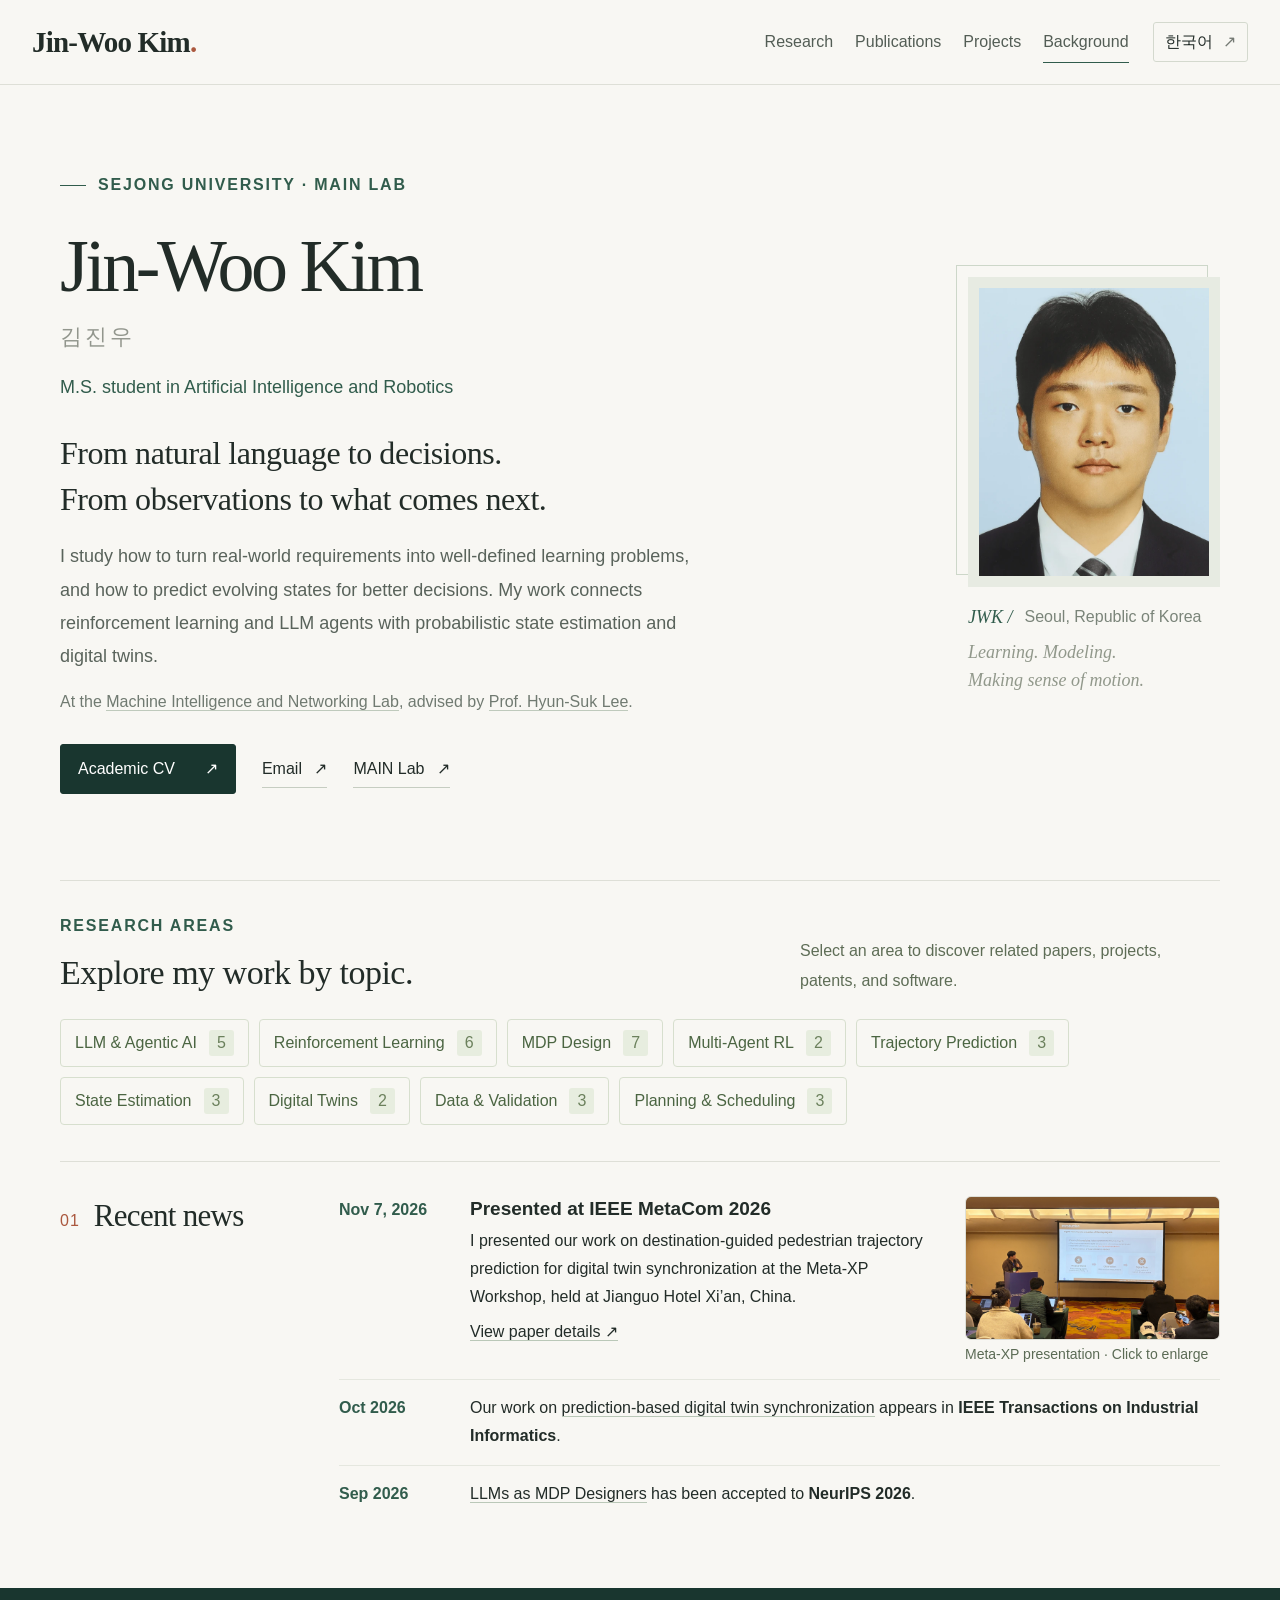
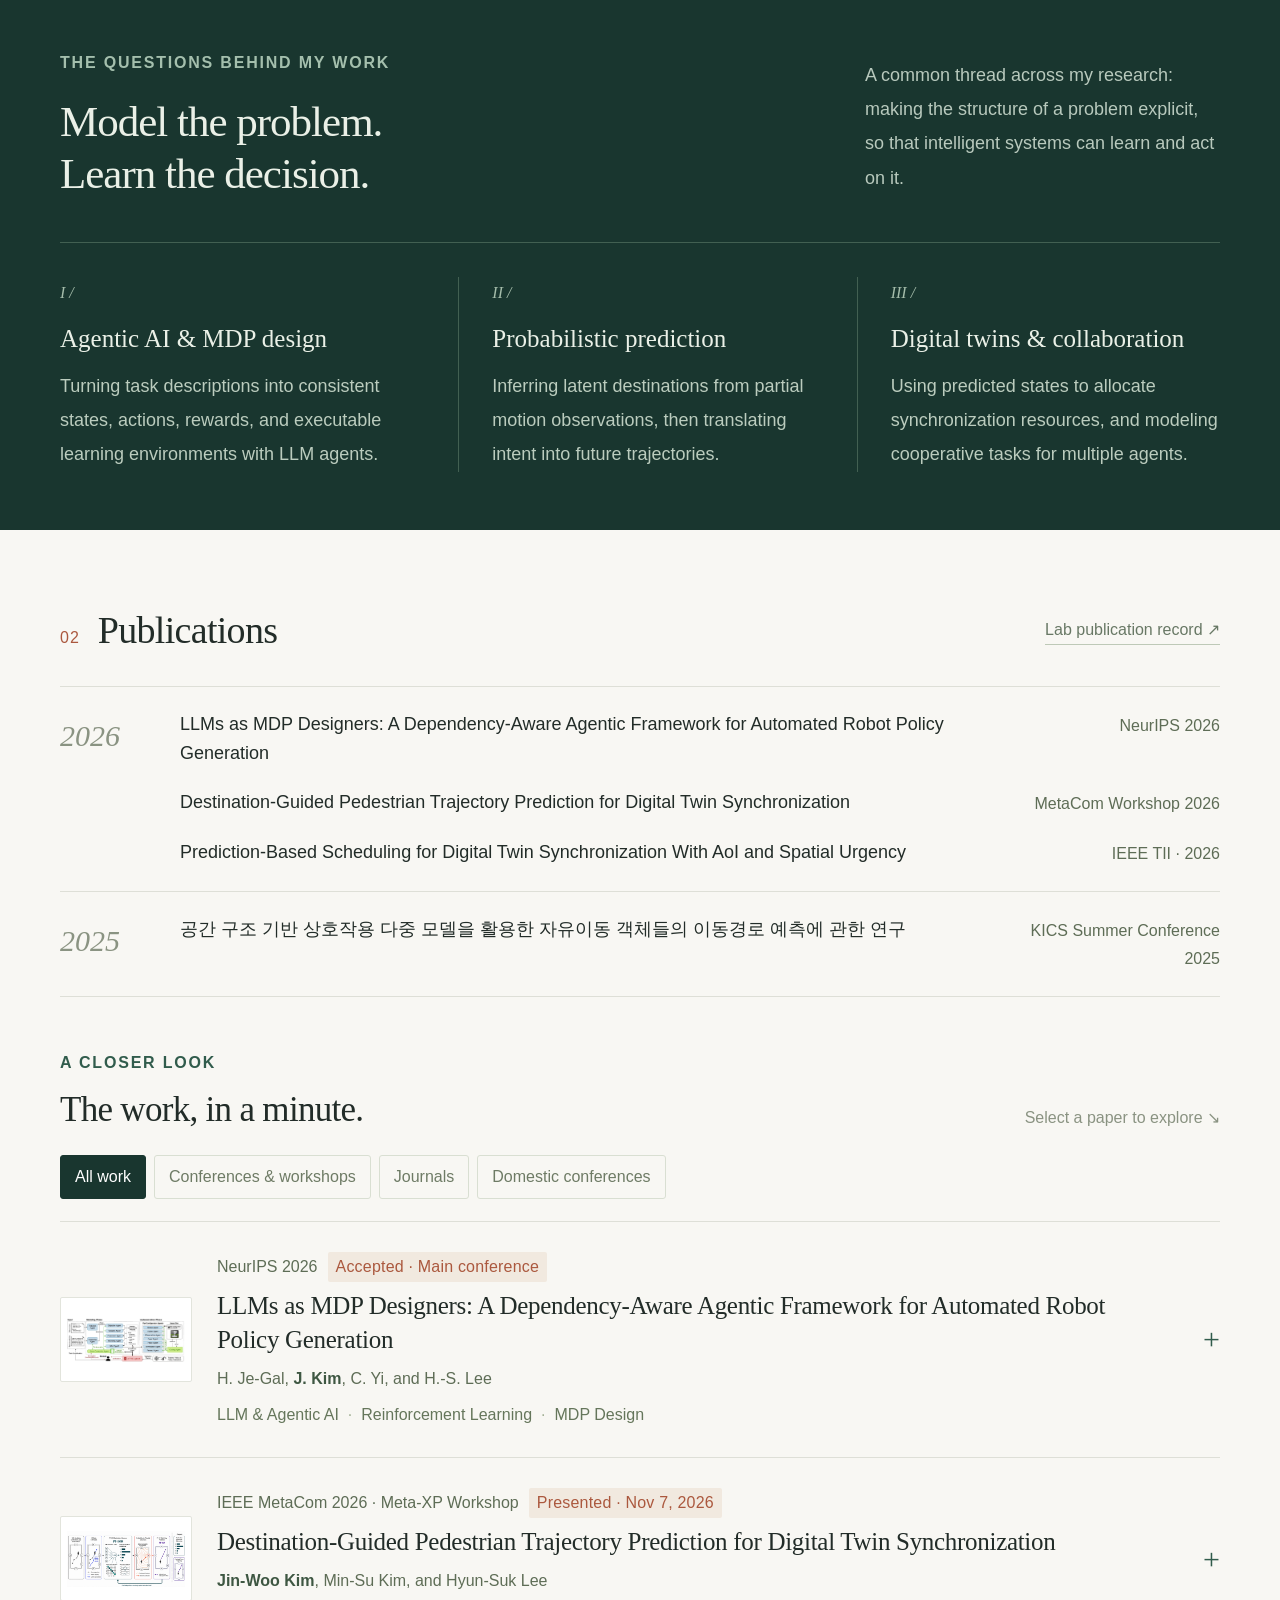
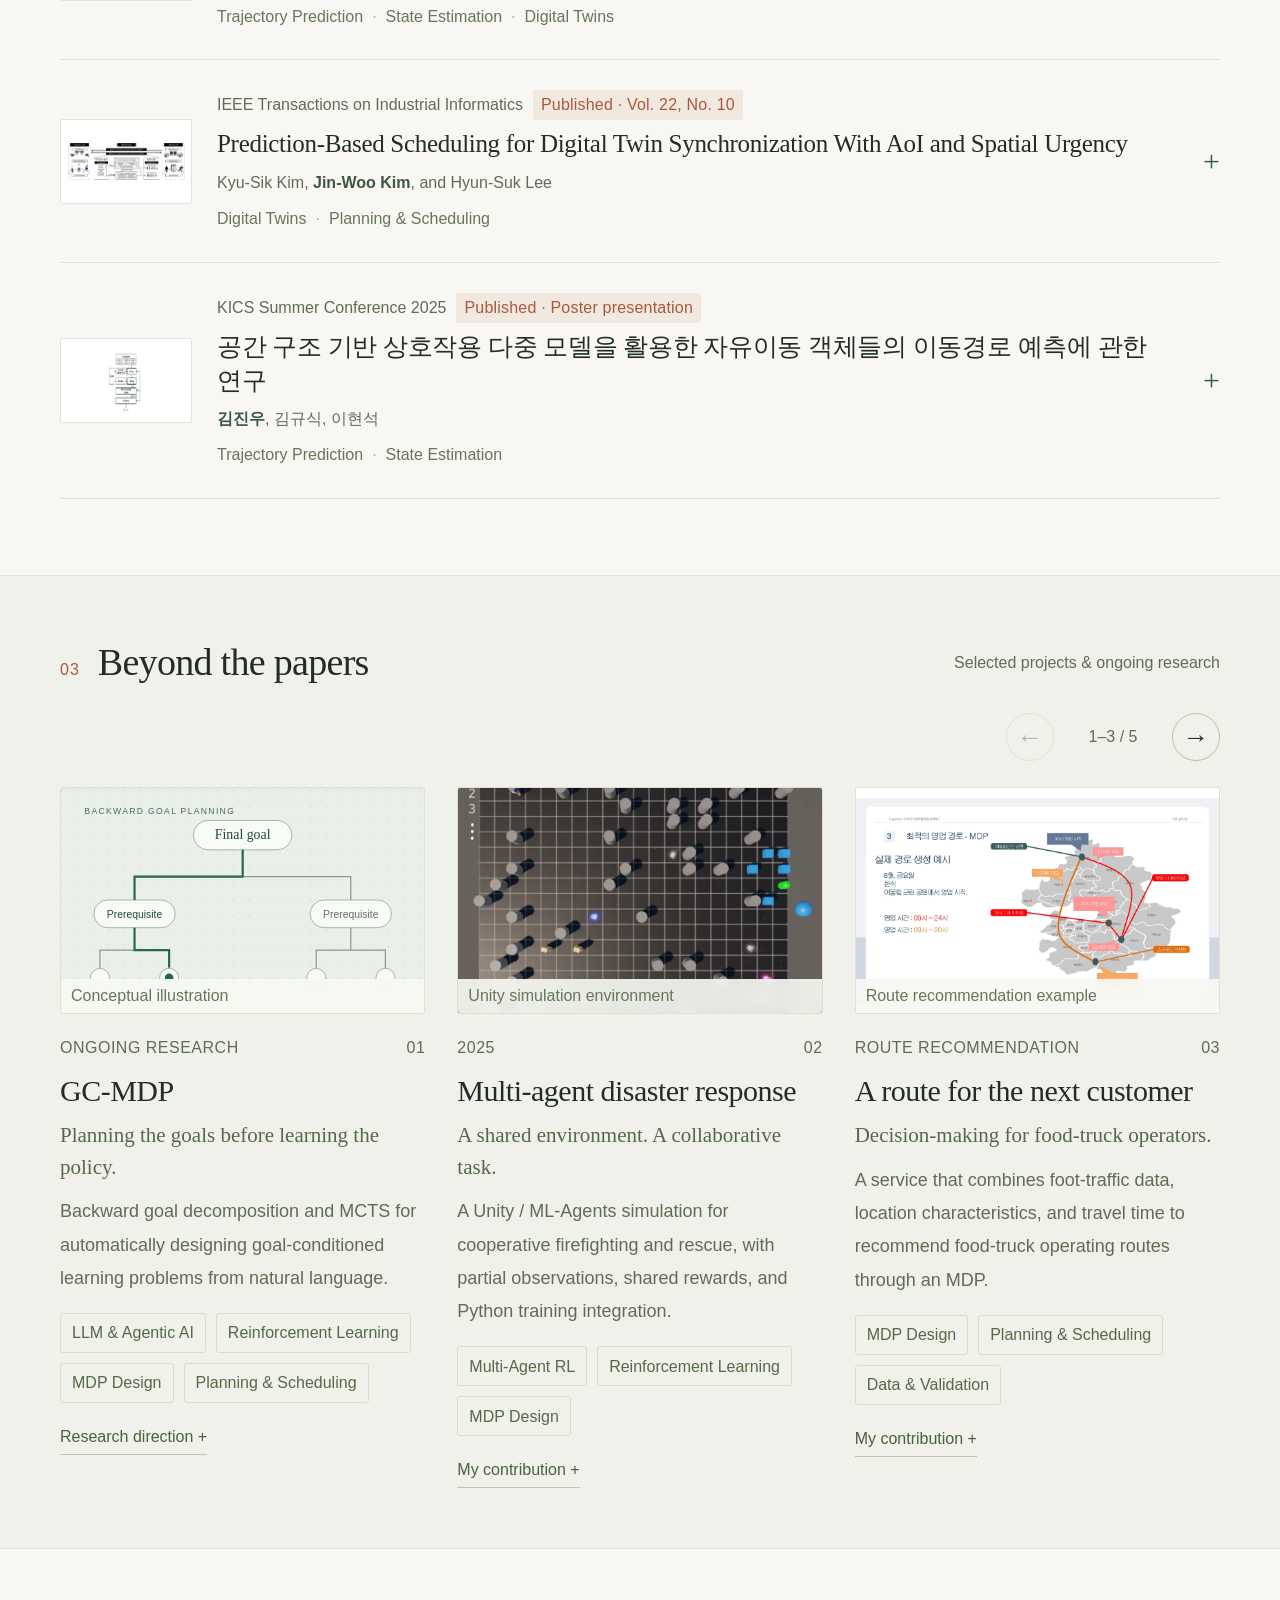
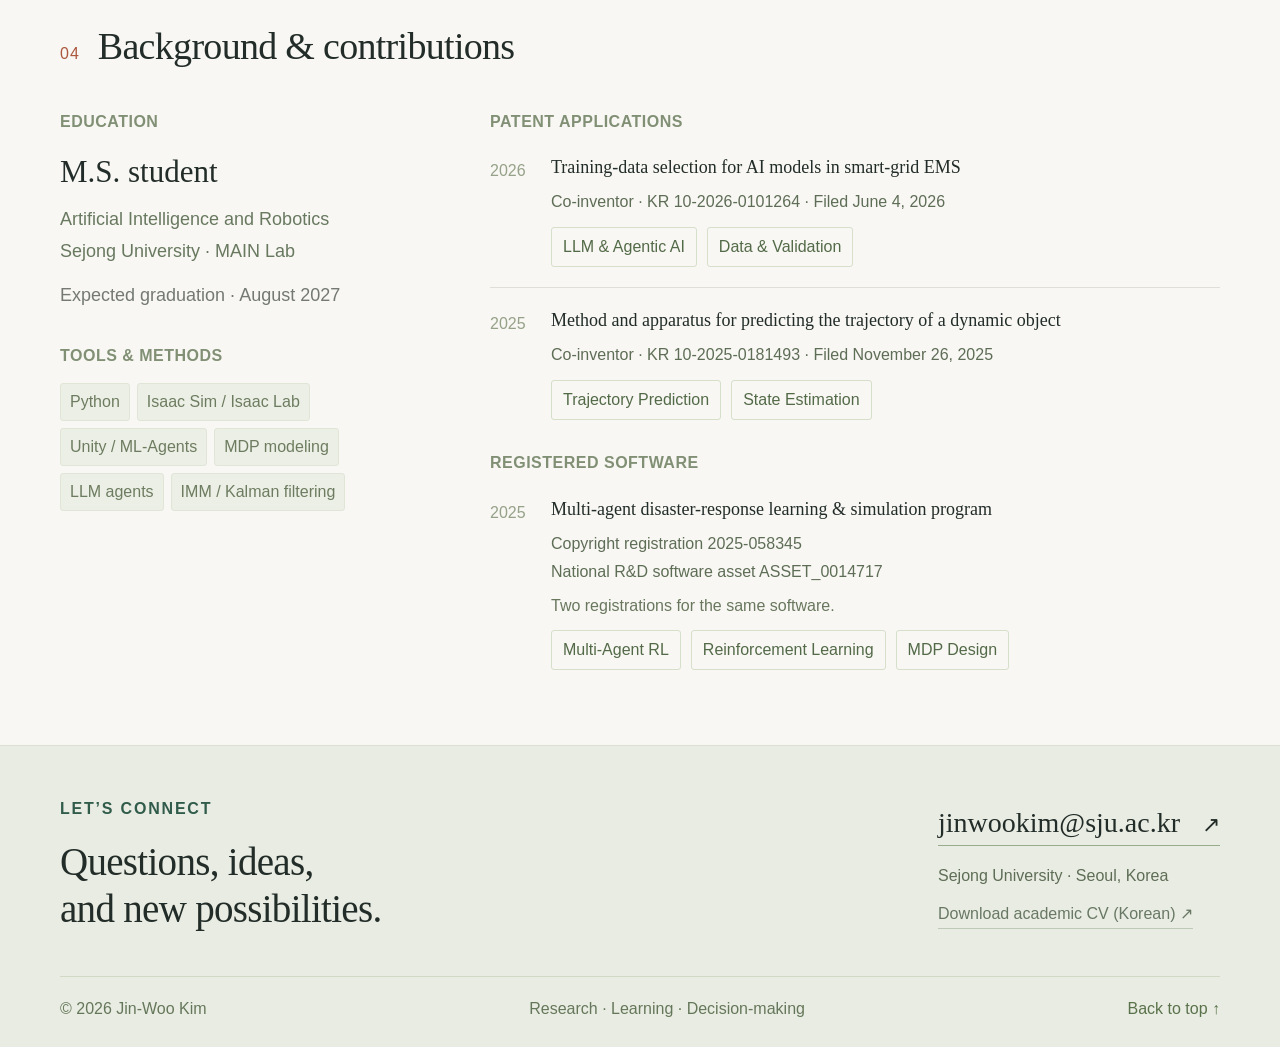
<file: index.html>
<!doctype html>
<html lang="en">
<head>
  <meta charset="UTF-8">
  <meta name="viewport" content="width=device-width, initial-scale=1">
  <meta name="description" content="Jin-Woo Kim — M.S. student at Sejong University researching reinforcement learning, agentic AI, trajectory prediction, and digital twins.">
  <meta name="theme-color" content="#f8f7f3">
  <link rel="canonical" href="https://jinwookim-554.github.io/">
  <meta property="og:type" content="website">
  <meta property="og:title" content="Jin-Woo Kim · 김진우 | Research &amp; Projects">
  <meta property="og:description" content="세종대학교 김진우의 연구 홈페이지. 강화학습, LLM 에이전트, MDP 설계, 경로 예측, 디지털 트윈 연구와 논문·프로젝트를 소개합니다.">
  <meta property="og:url" content="https://jinwookim-554.github.io/">
  <script type="application/ld+json">{"@context": "https://schema.org", "@type": "Person", "name": "Jin-Woo Kim", "alternateName": "김진우", "url": "https://jinwookim-554.github.io/", "email": "jinwookim@sju.ac.kr", "affiliation": {"@type": "CollegeOrUniversity", "name": "Sejong University"}, "knowsAbout": ["Reinforcement Learning", "Agentic AI", "MDP Design", "Trajectory Prediction", "Digital Twins"]}</script>
  <title>Jin-Woo Kim · 김진우 | Research &amp; Projects</title>
  <link rel="icon" type="image/svg+xml" href="assets/favicon.svg">
  <link rel="stylesheet" href="styles.css?v=20261112-metaxp">
  <script src="content.js?v=20261112-metaxp" defer></script>
  <script src="app.js?v=20261029-beyond-strip-v2" defer></script>
</head>
<body>
  <a class="skip-link" href="#main">Skip to content</a>
  <header class="site-header">
    <div class="header-inner">
      <a class="wordmark" href="#about" aria-label="Jin-Woo Kim, back to top">Jin-Woo Kim<span>.</span></a>
      <nav aria-label="Main navigation">
        <a href="#research" data-en="Research" data-ko="연구">Research</a>
        <a href="#publications" data-en="Publications" data-ko="논문">Publications</a>
        <a href="#projects" data-en="Projects" data-ko="프로젝트">Projects</a>
        <a href="#background" data-en="Background" data-ko="이력">Background</a>
      </nav>
      <button class="language-switch" id="language-switch" type="button" aria-label="한국어로 보기">한국어 <span aria-hidden="true">↗</span></button>
    </div>
  </header>

  <main id="main">
    <section class="hero wrap" id="about" aria-labelledby="name">
      <div class="hero-copy">
        <p class="eyebrow"><span class="tiny-line"></span> SEJONG UNIVERSITY · MAIN LAB</p>
        <h1 id="name">Jin-Woo Kim<span class="korean-name">김진우</span></h1>
        <p class="position" data-en="M.S. student in Artificial Intelligence and Robotics" data-ko="세종대학교 AI·로봇학과 석사과정">M.S. student in Artificial Intelligence and Robotics</p>
        <p class="hero-lead" data-en="From natural language to decisions.<br>From observations to what comes next." data-ko="자연어에서 의사결정으로.<br>관측에서 다음 순간의 예측으로.">From natural language to decisions.<br>From observations to what comes next.</p>
        <p class="hero-bio" data-en="I study how to turn real-world requirements into well-defined learning problems, and how to predict evolving states for better decisions. My work connects reinforcement learning and LLM agents with probabilistic state estimation and digital twins." data-ko="현실의 요구사항을 학습 가능한 의사결정 문제로 정의하고, 변화하는 상태를 예측해 더 나은 결정을 내리는 방법을 연구합니다. 강화학습·LLM 에이전트와 확률적 상태 추정·디지털 트윈을 연결하고 있습니다.">I study how to turn real-world requirements into well-defined learning problems, and how to predict evolving states for better decisions. My work connects reinforcement learning and LLM agents with probabilistic state estimation and digital twins.</p>
        <p class="affiliation" data-en="At the <a href='https://mainlab.kr/' target='_blank' rel='noopener'>Machine Intelligence and Networking Lab</a>, advised by <a href='https://mainlab.kr/members/' target='_blank' rel='noopener'>Prof. Hyun-Suk Lee</a>." data-ko="<a href='https://mainlab.kr/' target='_blank' rel='noopener'>Machine Intelligence and Networking Lab</a>에서 <a href='https://mainlab.kr/members/' target='_blank' rel='noopener'>이현석 교수님</a>의 지도를 받고 있습니다.">At the <a href="https://mainlab.kr/" target="_blank" rel="noopener">Machine Intelligence and Networking Lab</a>, advised by <a href="https://mainlab.kr/members/" target="_blank" rel="noopener">Prof. Hyun-Suk Lee</a>.</p>
        <div class="profile-links">
          <a class="button-primary" href="assets/Jin-Woo-Kim-CV.pdf" target="_blank" rel="noopener"><span data-en="Academic CV" data-ko="학술 이력서">Academic CV</span><span aria-hidden="true">↗</span></a>
          <a href="mailto:jinwookim@sju.ac.kr">Email <span aria-hidden="true">↗</span></a>
          <a href="https://mainlab.kr/members/#member-1997" target="_blank" rel="noopener">MAIN Lab <span aria-hidden="true">↗</span></a>
        </div>
      </div>
      <figure class="portrait-block">
        <div class="portrait-frame"><img src="assets/portrait.webp" alt="Jin-Woo Kim" width="640" height="800" fetchpriority="high"></div>
        <figcaption><span class="portrait-mark">JWK /</span><span>Seoul, Republic of Korea</span></figcaption>
        <div class="portrait-note" data-en="Learning. Modeling.<br>Making sense of motion." data-ko="학습하고, 모델링하고,<br>움직임을 이해합니다.">Learning. Modeling.<br>Making sense of motion.</div>
      </figure>
    </section>

    <section class="topic-explorer wrap" id="areas" aria-labelledby="areas-title">
      <div class="topic-heading"><div><p class="eyebrow" data-en="RESEARCH AREAS" data-ko="연구 분야">RESEARCH AREAS</p><h2 id="areas-title" data-en="Explore my work by topic." data-ko="연구 분야로 살펴보기.">Explore my work by topic.</h2></div><p data-en="Select an area to discover related papers, projects, patents, and software." data-ko="관심 있는 분야를 누르면 관련 논문·프로젝트·특허·소프트웨어를 모아볼 수 있습니다.">Select an area to discover related papers, projects, patents, and software.</p></div>
      <div id="topic-selector" class="topic-selector" role="group" aria-label="Research areas"></div>
      <div id="topic-results" class="topic-results" hidden>
        <div class="topic-results-heading"><h3 id="topic-results-title" aria-live="polite"></h3><button type="button" id="close-topics" data-en="Close ×" data-ko="닫기 ×">Close ×</button></div>
        <div id="topic-result-list" class="topic-result-list"></div>
      </div>
    </section>

    <section class="news-section wrap" id="news" aria-labelledby="news-title">
      <div class="section-label"><span class="section-number">01</span><h2 id="news-title" data-en="Recent news" data-ko="최근 소식">Recent news</h2></div>
      <div class="news-list">
        <article class="news-row news-presentation">
          <time datetime="2026-11-07" data-en="Nov 7, 2026" data-ko="2026. 11. 7.">Nov 7, 2026</time>
          <div class="news-presentation-body">
            <div>
              <h3 data-en="Presented at IEEE MetaCom 2026" data-ko="IEEE MetaCom 2026 발표">Presented at IEEE MetaCom 2026</h3>
              <p data-en="I presented our work on destination-guided pedestrian trajectory prediction for digital twin synchronization at the Meta-XP Workshop, held at Jianguo Hotel Xi’an, China." data-ko="중국 시안 Jianguo Hotel Xi’an에서 열린 Meta-XP 워크숍에서 디지털 트윈 동기화를 위한 목적지 유도 보행자 경로 예측 연구를 발표했습니다.">I presented our work on destination-guided pedestrian trajectory prediction for digital twin synchronization at the Meta-XP Workshop, held at Jianguo Hotel Xi’an, China.</p>
              <a href="#paper-ptimm" data-en="View paper details ↗" data-ko="논문 자세히 보기 ↗">View paper details ↗</a>
            </div>
            <figure class="news-presentation-photo">
              <button type="button" class="figure-button" data-image="assets/metaxp-2026-presentation.jpg" data-caption="Meta-XP Workshop · Jianguo Hotel Xi’an · 7 Nov 2026">
                <img src="assets/metaxp-2026-presentation.jpg" alt="" width="5712" height="4284" loading="lazy" decoding="async">
                <span class="sr-only" data-en="Enlarge photo of Jin-Woo Kim presenting at Meta-XP" data-ko="Meta-XP 김진우 발표 사진 확대">Enlarge photo of Jin-Woo Kim presenting at Meta-XP</span>
              </button>
              <figcaption data-en="Meta-XP presentation · Click to enlarge" data-ko="Meta-XP 발표 현장 · 눌러서 확대">Meta-XP presentation · Click to enlarge</figcaption>
            </figure>
          </div>
        </article>
        <div class="news-row"><time datetime="2026-10">Oct 2026</time><p data-en="Our work on <a href='#paper-pbs'>prediction-based digital twin synchronization</a> appears in <strong>IEEE Transactions on Industrial Informatics</strong>." data-ko="예측 기반 디지털 트윈 동기화 연구가 <strong>IEEE Transactions on Industrial Informatics</strong> 10월호에 게재되었습니다. <a href='#paper-pbs'>논문 보기 ↗</a>">Our work on <a href="#paper-pbs">prediction-based digital twin synchronization</a> appears in <strong>IEEE Transactions on Industrial Informatics</strong>.</p></div>
        <div class="news-row"><time datetime="2026-09">Sep 2026</time><p data-en="<a href='#paper-arpg'>LLMs as MDP Designers</a> has been accepted to <strong>NeurIPS 2026</strong>." data-ko="<a href='#paper-arpg'>LLMs as MDP Designers</a>가 <strong>NeurIPS 2026 메인 컨퍼런스</strong>에 채택되었습니다."><a href="#paper-arpg">LLMs as MDP Designers</a> has been accepted to <strong>NeurIPS 2026</strong>.</p></div>
      </div>
    </section>

    <section class="research-section" id="research" aria-labelledby="research-title">
      <div class="wrap">
        <div class="research-heading"><div><p class="eyebrow light" data-en="THE QUESTIONS BEHIND MY WORK" data-ko="연구를 이끄는 질문">THE QUESTIONS BEHIND MY WORK</p><h2 id="research-title" data-en="Model the problem.<br>Learn the decision." data-ko="문제를 모델링하고,<br>의사결정을 학습합니다.">Model the problem.<br>Learn the decision.</h2></div><p data-en="A common thread across my research: making the structure of a problem explicit, so that intelligent systems can learn and act on it." data-ko="문제의 구조를 명시적으로 드러내고, 지능형 시스템이 그 구조를 바탕으로 학습하고 행동하도록 만드는 것이 제 연구의 공통된 주제입니다.">A common thread across my research: making the structure of a problem explicit, so that intelligent systems can learn and act on it.</p></div>
        <div class="research-grid">
          <article><span class="research-index">I /</span><h3 data-en="Agentic AI & MDP design" data-ko="에이전틱 AI와 MDP 설계">Agentic AI & MDP design</h3><p data-en="Turning task descriptions into consistent states, actions, rewards, and executable learning environments with LLM agents." data-ko="LLM 에이전트로 자연어 작업을 일관된 상태·행동·보상과 실행 가능한 학습 환경으로 변환합니다.">Turning task descriptions into consistent states, actions, rewards, and executable learning environments with LLM agents.</p></article>
          <article><span class="research-index">II /</span><h3 data-en="Probabilistic prediction" data-ko="확률적 추론과 경로 예측">Probabilistic prediction</h3><p data-en="Inferring latent destinations from partial motion observations, then translating intent into future trajectories." data-ko="부분적인 이동 관측에서 잠재된 목적지를 추론하고, 이동 의도를 미래 경로 예측에 반영합니다.">Inferring latent destinations from partial motion observations, then translating intent into future trajectories.</p></article>
          <article><span class="research-index">III /</span><h3 data-en="Digital twins & collaboration" data-ko="디지털 트윈과 협업">Digital twins & collaboration</h3><p data-en="Using predicted states to allocate synchronization resources, and modeling cooperative tasks for multiple agents." data-ko="예측 상태에 기반해 동기화 자원을 배분하고, 다중 에이전트의 협업 문제를 설계합니다.">Using predicted states to allocate synchronization resources, and modeling cooperative tasks for multiple agents.</p></article>
        </div>
      </div>
    </section>

    <section class="publications-section wrap" id="publications" aria-labelledby="pub-title">
      <div class="section-heading"><div class="section-label"><span class="section-number">02</span><h2 id="pub-title" data-en="Publications" data-ko="논문">Publications</h2></div><a class="quiet-link" href="https://mainlab.kr/publications/" target="_blank" rel="noopener" data-en="Lab publication record ↗" data-ko="연구실 논문 목록 ↗">Lab publication record ↗</a></div>
      <div id="publication-index" class="publication-index"></div>
      <div class="paper-section-heading" id="work"><div><p class="eyebrow" data-en="A CLOSER LOOK" data-ko="논문 자세히 보기">A CLOSER LOOK</p><h3 data-en="The work, in a minute." data-ko="1분 안에 살펴보는 연구.">The work, in a minute.</h3></div><span class="expand-hint" data-en="Select a paper to explore ↘" data-ko="논문을 누르면 자세히 볼 수 있어요 ↘">Select a paper to explore ↘</span></div>
      <div class="paper-filters" role="group" aria-label="Filter publications">
        <button type="button" data-filter="all" class="active" aria-pressed="true" data-en="All work" data-ko="전체">All work</button>
        <button type="button" data-filter="conference" aria-pressed="false" data-en="Conferences & workshops" data-ko="국제학회·워크숍">Conferences & workshops</button>
        <button type="button" data-filter="journal" aria-pressed="false" data-en="Journals" data-ko="국제저널">Journals</button>
        <button type="button" data-filter="domestic" aria-pressed="false" data-en="Domestic conferences" data-ko="국내학회">Domestic conferences</button>
      </div>
      <p id="filter-status" class="sr-only" aria-live="polite"></p>
      <div id="paper-list" class="paper-list"></div>
    </section>

    <section class="projects-section" id="projects" aria-labelledby="projects-title"><div class="wrap">
      <div class="section-heading"><div class="section-label"><span class="section-number">03</span><h2 id="projects-title" data-en="Beyond the papers" data-ko="프로젝트와 진행 연구">Beyond the papers</h2></div><span class="section-aside" data-en="Selected projects & ongoing research" data-ko="주요 프로젝트와 진행 중인 연구">Selected projects & ongoing research</span></div>
      <div class="project-carousel" role="region" aria-roledescription="carousel" aria-labelledby="projects-title">
        <div class="project-navigation" hidden><button type="button" id="project-prev" aria-label="Previous project" aria-controls="project-slides"><span aria-hidden="true">←</span></button><span id="project-position" aria-live="polite" aria-atomic="true"></span><button type="button" id="project-next" aria-label="Next project" aria-controls="project-slides"><span aria-hidden="true">→</span></button></div>
        <div class="project-grid" id="project-slides">
        <article class="project-card" id="project-gc"><a class="project-visual gc-visual" href="#gc-details" aria-label="Explore GC-MDP research"><svg viewBox="0 0 420 255" role="img" aria-label="Conceptual diagram of backward goal planning"><defs><pattern id="dots" width="18" height="18" patternUnits="userSpaceOnUse"><circle cx="1" cy="1" r=".7" fill="#c5cfc9"/></pattern></defs><rect width="420" height="255" fill="#eaf0e9"/><rect width="420" height="255" fill="url(#dots)"/><g fill="none" stroke="#869a8c" stroke-width="1.4"><path d="M210 67V100M85 130V100H335V130M85 157V185M45 212V185H125V212M335 157V185M295 212V185H375V212"/></g><g fill="#f8faf6" stroke="#9bad9d"><rect x="153" y="35" width="114" height="34" rx="17"/><rect x="38" y="127" width="94" height="32" rx="16"/><rect x="288" y="127" width="94" height="32" rx="16"/><circle cx="45" cy="217" r="11"/><circle cx="125" cy="217" r="11"/><circle cx="295" cy="217" r="11"/><circle cx="375" cy="217" r="11"/></g><g fill="none" stroke="#276855" stroke-width="2.5"><path d="M210 69V100H85V127M85 159V185H125V205"/></g><circle cx="125" cy="217" r="5" fill="#276855"/><text x="210" y="57" text-anchor="middle" fill="#224c3e" font-family="Georgia,serif" font-size="16">Final goal</text><text x="85" y="148" text-anchor="middle" fill="#224c3e" font-size="12">Prerequisite</text><text x="335" y="148" text-anchor="middle" fill="#617367" font-size="12">Prerequisite</text><text x="27" y="28" fill="#476c59" font-size="10" letter-spacing="1.5">BACKWARD GOAL PLANNING</text></svg><span class="visual-label" data-en="Conceptual illustration" data-ko="연구 개념도">Conceptual illustration</span></a><div class="project-copy"><div class="project-meta"><span data-en="ONGOING RESEARCH" data-ko="진행 중인 연구">ONGOING RESEARCH</span><span>01</span></div><h3>GC-MDP</h3><p class="project-subtitle" data-en="Planning the goals before learning the policy." data-ko="정책을 학습하기 전에 목표의 구조를 계획합니다.">Planning the goals before learning the policy.</p><p data-en="Backward goal decomposition and MCTS for automatically designing goal-conditioned learning problems from natural language." data-ko="최종 목표에서 선행 목표를 역방향으로 구성하고, MCTS로 탐색해 자연어로부터 목표 조건부 학습 문제를 설계하는 연구입니다.">Backward goal decomposition and MCTS for automatically designing goal-conditioned learning problems from natural language.</p><div class="entry-topic-tags" data-topics-for="gc"></div><details id="gc-details" class="project-details"><summary data-en="Research direction +" data-ko="연구 방향 +">Research direction +</summary><p data-en="I am developing goal predicates, path search, and per-goal policy execution. The research investigates how prerequisite structure can guide MDP design while managing the cost of RL evaluation. Full-chain performance remains an experimental research question." data-ko="목표 판정 조건, 경로 탐색, 골별 정책 실행 구조를 개발하고 있습니다. 선행 조건의 구조를 MDP 설계에 활용하면서 강화학습 평가 비용을 관리하는 방법을 연구하며, 전체 실행 체인의 성능은 실험을 통해 검토하고 있습니다.">I am developing goal predicates, path search, and per-goal policy execution. The research investigates how prerequisite structure can guide MDP design while managing the cost of RL evaluation. Full-chain performance remains an experimental research question.</p></details></div></article>
        <article class="project-card" id="project-marl"><div class="project-visual"><img src="assets/marl.webp" alt="Multi-agent disaster-response simulation environment" width="1200" height="720" loading="lazy"><span class="visual-label" data-en="Unity simulation environment" data-ko="Unity 시뮬레이션 환경">Unity simulation environment</span></div><div class="project-copy"><div class="project-meta"><span>2025</span><span>02</span></div><h3 data-en="Multi-agent disaster response" data-ko="다중 에이전트 재난 대응">Multi-agent disaster response</h3><p class="project-subtitle" data-en="A shared environment. A collaborative task." data-ko="공통의 환경에서 협력하는 여러 에이전트.">A shared environment. A collaborative task.</p><p data-en="A Unity / ML-Agents simulation for cooperative firefighting and rescue, with partial observations, shared rewards, and Python training integration." data-ko="부분 관측·개별 및 공동 보상·충돌 처리를 설계하고 Python 학습 코드와 연동한 Unity·ML-Agents 기반 화재 진압·구조 협업 시뮬레이션입니다.">A Unity / ML-Agents simulation for cooperative firefighting and rescue, with partial observations, shared rewards, and Python training integration.</p><div class="entry-topic-tags" data-topics-for="marl-project"></div><details class="project-details"><summary data-en="My contribution +" data-ko="담당 역할 +">My contribution +</summary><p data-en="Designed the environment and MDP, integrated Python training code, and applied and evaluated HAPPO, QMIX, and ROMA. The work produced a prototype and registered software." data-ko="환경·MDP 설계, 학습 코드 연동, HAPPO·QMIX·ROMA 적용 및 평가를 수행했습니다. 시뮬레이션 시제품을 제작하고 소프트웨어를 등록했습니다.">Designed the environment and MDP, integrated Python training code, and applied and evaluated HAPPO, QMIX, and ROMA. The work produced a prototype and registered software.</p></details></div></article>
        <article class="project-card" id="project-foodtruck"><div class="project-visual food-visual"><img src="assets/foodtruck.webp" alt="Food-truck route recommendation example from the capstone presentation" width="1260" height="890" loading="lazy"><span class="visual-label" data-en="Route recommendation example" data-ko="영업 경로 추천 예시">Route recommendation example</span></div><div class="project-copy"><div class="project-meta"><span data-en="ROUTE RECOMMENDATION" data-ko="경로 추천 서비스">ROUTE RECOMMENDATION</span><span>03</span></div><h3 data-en="A route for the next customer" data-ko="사장님 여기요">A route for the next customer</h3><p class="project-subtitle" data-en="Decision-making for food-truck operators." data-ko="푸드트럭 상인을 위한 영업 경로 추천.">Decision-making for food-truck operators.</p><p data-en="A service that combines foot-traffic data, location characteristics, and travel time to recommend food-truck operating routes through an MDP." data-ko="유동인구·상권 특성·이동시간을 반영해 영업 경로 추천 문제를 MDP로 정의하고 Value Iteration으로 경로를 생성한 서비스입니다.">A service that combines foot-traffic data, location characteristics, and travel time to recommend food-truck operating routes through an MDP.</p><div class="entry-topic-tags" data-topics-for="foodtruck"></div><details class="project-details"><summary data-en="My contribution +" data-ko="담당 역할 +">My contribution +</summary><p data-en="As an AI team member, I worked on data preprocessing, MDP formulation, route generation with Value Iteration, and integration with the frontend and backend." data-ko="AI 담당 팀원으로 데이터 전처리, MDP 문제 설계, Value Iteration 기반 경로 생성과 프론트엔드·백엔드 연동을 수행했습니다.">As an AI team member, I worked on data preprocessing, MDP formulation, route generation with Value Iteration, and integration with the frontend and backend.</p></details></div></article>
        <article class="project-card" id="project-piaes">
          <button class="project-visual figure-button paper-project-visual" type="button" data-image="assets/piaes-workflow.svg" data-caption="PI-AES · Physics-informed EMS modeling and policy generation" aria-label="Enlarge PI-AES overview"><img src="assets/piaes-workflow.svg" alt="PI-AES workflow: EMS requirements and physical constraints to explicit MDP and RL policy" width="720" height="440" loading="lazy"><span class="visual-label" data-en="Research workflow · Select to enlarge" data-ko="연구 흐름도 · 누르면 확대됩니다">Research workflow · Select to enlarge</span></button>
          <div class="project-copy"><div class="project-meta"><span data-en="RESEARCH EXPERIENCE" data-ko="연구 경험">RESEARCH EXPERIENCE</span><span>04</span></div><h3>PI-AES</h3><p class="project-subtitle" data-en="Physics-informed modeling. Executable policies." data-ko="물리 제약을 반영한 모델링과 실행 가능한 정책.">Physics-informed modeling. Executable policies.</p><p data-en="I worked on translating natural-language energy-management requirements into explicit MDP formulations and executable reinforcement-learning policies." data-ko="자연어 에너지관리 요구사항을 명시적인 MDP 수식과 실행 가능한 강화학습 정책으로 연결하는 연구를 수행했습니다.">I worked on translating natural-language energy-management requirements into explicit MDP formulations and executable reinforcement-learning policies.</p><div class="entry-topic-tags" data-topics-for="piaes"></div><details class="project-details"><summary data-en="Research overview +" data-ko="연구 내용 +">Research overview +</summary><p data-en="The workflow incorporates battery capacity, charging and discharging efficiency, and operating constraints, with RAG and data validation supporting the modeling process. Intermediate equations and code make the design inspectable." data-ko="배터리 용량·충방전 효율·운영 제약을 모델에 반영하고, RAG와 데이터 검증을 활용했습니다. 중간 수식과 코드를 사람이 확인할 수 있도록 모델링과 구현 과정을 구성했습니다.">The workflow incorporates battery capacity, charging and discharging efficiency, and operating constraints, with RAG and data validation supporting the modeling process. Intermediate equations and code make the design inspectable.</p></details></div>
        </article>
        <article class="project-card" id="project-alamp">
          <button class="project-visual figure-button paper-project-visual" type="button" data-image="assets/alamp-paper-figure.webp" data-caption="A-LAMP · Figure 1: Human-expert and A-LAMP policy generation pipelines" aria-label="Enlarge A-LAMP overview"><img src="assets/alamp-paper-figure.webp" alt="A-LAMP paper Figure 1: comparison of policy generation pipelines" width="1340" height="450" loading="lazy"><span class="visual-label" data-en="Paper figure · Select to enlarge" data-ko="논문 그림 · 누르면 확대됩니다">Paper figure · Select to enlarge</span></button>
          <div class="project-copy"><div class="project-meta"><span data-en="RESEARCH PARTICIPATION" data-ko="공동 연구 참여">RESEARCH PARTICIPATION</span><span>05</span></div><h3>A-LAMP</h3><p class="project-subtitle" data-en="From task descriptions to policies." data-ko="작업 설명에서 의사결정 정책으로.">From task descriptions to policies.</p><p data-en="I participated in collaborative research on natural-language MDP modeling and policy generation with LLM agents." data-ko="LLM 에이전트를 활용해 자연어 요구사항을 MDP로 모델링하고 정책 생성으로 연결하는 공동 연구에 참여했습니다.">I participated in collaborative research on natural-language MDP modeling and policy generation with LLM agents.</p><div class="entry-topic-tags" data-topics-for="alamp"></div><details class="project-details"><summary data-en="Research overview +" data-ko="연구 내용 +">Research overview +</summary><p data-en="The research connects language-based task descriptions with structured decision-making problems and policy generation." data-ko="언어로 표현한 작업 설명을 구조화된 의사결정 문제와 정책 생성으로 연결하는 연구입니다.">The research connects language-based task descriptions with structured decision-making problems and policy generation.</p><a class="quiet-link" href="https://arxiv.org/abs/2512.11270" target="_blank" rel="noopener" data-en="Research paper ↗" data-ko="관련 연구 논문 ↗">Research paper ↗</a></details></div>
        </article>
        </div>
      </div>
    </div></section>

    <section class="background-section wrap" id="background" aria-labelledby="background-title">
      <div class="section-label"><span class="section-number">04</span><h2 id="background-title" data-en="Background & contributions" data-ko="이력과 지식재산">Background & contributions</h2></div>
      <div class="background-grid"><div><h3 class="small-heading" data-en="EDUCATION" data-ko="학력">EDUCATION</h3><p class="education-title" data-en="M.S. student" data-ko="석사과정">M.S. student</p><p data-en="Artificial Intelligence and Robotics<br>Sejong University · MAIN Lab" data-ko="세종대학교 AI·로봇학과<br>Machine Intelligence and Networking Lab">Artificial Intelligence and Robotics<br>Sejong University · MAIN Lab</p><p class="muted small" data-en="Expected graduation · August 2027" data-ko="졸업 예정 · 2027년 8월">Expected graduation · August 2027</p><h3 class="small-heading methods-heading" data-en="TOOLS & METHODS" data-ko="기술과 연구 방법">TOOLS & METHODS</h3><div class="skill-list"><span>Python</span><span>Isaac Sim / Isaac Lab</span><span>Unity / ML-Agents</span><span>MDP modeling</span><span>LLM agents</span><span>IMM / Kalman filtering</span></div></div>
      <div class="ip-column"><h3 class="small-heading" data-en="PATENT APPLICATIONS" data-ko="특허 출원">PATENT APPLICATIONS</h3><article class="ip-entry" id="patent-data"><span class="ip-year">2026</span><div><h4 data-en="Training-data selection for AI models in smart-grid EMS" data-ko="스마트그리드의 EMS를 위한 인공지능 모델의 훈련용 데이터 선정 방법 및 장치">Training-data selection for AI models in smart-grid EMS</h4><p data-en="Co-inventor · KR 10-2026-0101264 · Filed June 4, 2026" data-ko="공동발명자 · 10-2026-0101264 · 2026.06.04 출원">Co-inventor · KR 10-2026-0101264 · Filed June 4, 2026</p><div class="entry-topic-tags" data-topics-for="patent-data"></div></div></article><article class="ip-entry" id="patent-motion"><span class="ip-year">2025</span><div><h4 data-en="Method and apparatus for predicting the trajectory of a dynamic object" data-ko="동적 객체의 경로를 예측하는 방법 및 장치">Method and apparatus for predicting the trajectory of a dynamic object</h4><p data-en="Co-inventor · KR 10-2025-0181493 · Filed November 26, 2025" data-ko="공동발명자 · 10-2025-0181493 · 2025.11.26 출원">Co-inventor · KR 10-2025-0181493 · Filed November 26, 2025</p><div class="entry-topic-tags" data-topics-for="patent-motion"></div></div></article><h3 class="small-heading software-heading" data-en="REGISTERED SOFTWARE" data-ko="소프트웨어 등록">REGISTERED SOFTWARE</h3><article class="ip-entry" id="software-marl"><span class="ip-year">2025</span><div><h4 data-en="Multi-agent disaster-response learning & simulation program" data-ko="다중 에이전트 및 유니티 엔진 기반 재난 상황 대처를 위한 학습 및 시뮬레이션 프로그램">Multi-agent disaster-response learning & simulation program</h4><p data-en="Copyright registration 2025-058345<br>National R&D software asset ASSET_0014717" data-ko="저작권 등록 2025-058345<br>국가R&D 소프트웨어 자산 ASSET_0014717">Copyright registration 2025-058345<br>National R&D software asset ASSET_0014717</p><span class="registration-note" data-en="Two registrations for the same software." data-ko="동일한 소프트웨어에 대한 두 가지 등록입니다.">Two registrations for the same software.</span><div class="entry-topic-tags" data-topics-for="software-marl"></div></div></article></div></div>
    </section>

    <footer class="site-footer"><div class="wrap"><div class="footer-top"><div><p class="eyebrow" data-en="LET’S CONNECT" data-ko="연락처">LET’S CONNECT</p><h2 data-en="Questions, ideas,<br>and new possibilities." data-ko="질문과 아이디어,<br>새로운 가능성을 나눕니다.">Questions, ideas,<br>and new possibilities.</h2></div><div class="footer-contact"><a class="email-link" href="mailto:jinwookim@sju.ac.kr">jinwookim@sju.ac.kr <span aria-hidden="true">↗</span></a><p>Sejong University · Seoul, Korea</p><a class="quiet-link" href="assets/Jin-Woo-Kim-CV.pdf" target="_blank" rel="noopener" data-en="Download academic CV (Korean) ↗" data-ko="학술 이력서 PDF 보기 ↗">Download academic CV (Korean) ↗</a></div></div><div class="footer-bottom"><span>© 2026 Jin-Woo Kim</span><span data-en="Research · Learning · Decision-making" data-ko="연구 · 학습 · 의사결정">Research · Learning · Decision-making</span><a href="#about" data-en="Back to top ↑" data-ko="맨 위로 ↑">Back to top ↑</a></div></div></footer>
  </main>
  <dialog id="figure-dialog" aria-labelledby="figure-caption"><button id="close-figure" type="button" aria-label="Close image">Close <span aria-hidden="true">×</span></button><img id="figure-full" alt=""><p id="figure-caption"></p></dialog>
  <noscript><p class="noscript-note">Enable JavaScript to explore publications and use the language switch. Profile, research, projects, and CV remain available above.</p></noscript>
</body>
</html>
</file>
<file: styles.css>
@charset "UTF-8";
:root{--paper:#f8f7f3;--ink:#222c28;--muted:#747973;--green:#315c4c;--deep:#19362f;--line:#dedfd7;--accent:#ab583e;--serif:Georgia,"Times New Roman","Batang",serif;--sans:"Segoe UI","Malgun Gothic",Arial,sans-serif}
*{box-sizing:border-box}html{scroll-behavior:smooth;scroll-padding-top:110px}body{margin:0;color:var(--ink);background:var(--paper);font-family:var(--sans);font-size:18px;line-height:1.75;-webkit-font-smoothing:antialiased}a{color:inherit;text-decoration:none}a:hover{color:var(--green)}button{font:inherit;color:inherit;cursor:pointer}img{max-width:100%;display:block}button,a,summary{touch-action:manipulation}a:focus-visible,button:focus-visible,summary:focus-visible{outline:2px solid var(--accent);outline-offset:5px}h1,h2,h3,h4,p,figure{margin:0}h1,h2,h3,h4{font-weight:400}.wrap{width:min(1080px,calc(100% - 96px));margin-inline:auto}.muted{color:var(--muted)}.small{font-size:18px}.sr-only{position:absolute;width:1px;height:1px;padding:0;margin:-1px;overflow:hidden;clip:rect(0,0,0,0);white-space:nowrap;border:0}.skip-link{position:fixed;top:-80px;left:20px;z-index:100;background:var(--deep);color:#fff;padding:12px 20px}.skip-link:focus{top:12px}.site-header{position:sticky;top:0;z-index:20;background:rgba(248,247,243,.96);border-bottom:1px solid var(--line);backdrop-filter:blur(12px)}.header-inner{width:min(1180px,calc(100% - 72px));height:84px;display:flex;align-items:center;justify-content:space-between;margin:auto;gap:30px}.wordmark{font-family:var(--serif);font-size:29px;font-weight:700;letter-spacing:-.8px;white-space:nowrap}.wordmark span{color:var(--accent)}nav{display:flex;gap:30px;margin-left:auto}nav a{font-size:16px;color:#535d55;position:relative;padding:7px 0}nav a::after{content:"";position:absolute;bottom:0;left:0;height:1px;width:0;background:var(--green);transition:width .2s}nav a:hover::after,nav a.current::after{width:100%}.language-switch{border:1px solid #d4d9ce;border-radius:3px;background:transparent;font-size:16px;line-height:1.4;padding:8px 11px;white-space:nowrap;min-width:70px}.language-switch span{margin-left:6px;color:var(--muted)}.language-switch:hover{background:#ecefe7}
.hero{padding-top:86px;padding-bottom:86px;display:grid;grid-template-columns:minmax(0,1fr) 252px;gap:100px;align-items:center}.eyebrow{font-size:16px;letter-spacing:1.8px;font-weight:600;color:var(--green);display:flex;align-items:center;gap:12px}.tiny-line{width:26px;height:1px;background:var(--green)}h1{font-family:var(--serif);font-size:74px;line-height:1.12;letter-spacing:-3.5px;margin-top:26px;font-weight:400}.korean-name{display:block;font-family:var(--sans);font-size:22px;line-height:1.4;letter-spacing:3px;color:#92968d;margin-top:14px}.position{font-size:18px;margin-top:19px;color:var(--green)}.hero-lead{font-family:var(--serif);font-size:32px;line-height:1.44;letter-spacing:-.45px;margin-top:27px}.hero-bio{font-size:18px;line-height:1.85;color:#59635b;max-width:575px;margin-top:18px}.affiliation{font-size:16px;color:#707a71;margin-top:14px;line-height:1.8}.affiliation a{border-bottom:1px solid #bfcabc}.profile-links{display:flex;gap:26px;align-items:center;margin-top:28px;font-size:16px}.profile-links a:not(.button-primary){border-bottom:1px solid #c6cdc1;padding:4px 0}.profile-links a span[aria-hidden]{margin-left:8px}.button-primary{display:inline-flex;align-items:center;justify-content:center;gap:22px;background:var(--deep);color:#fff;border:1px solid var(--deep);padding:10px 17px;border-radius:3px;font-size:16px}.button-primary:hover{color:#fff;background:#325c4d}.portrait-block{align-self:center;position:relative;padding-bottom:62px;margin-top:7px}.portrait-frame{position:relative;padding:11px;background:#e7ebe2;width:252px}.portrait-frame::before{content:"";position:absolute;inset:-12px 12px 12px -12px;border:1px solid #cdd7c9;z-index:-1}.portrait-frame img{width:230px;height:287.5px;object-fit:cover;object-position:center}.portrait-block figcaption{display:flex;gap:13px;margin-top:15px;align-items:center;font-size:16px;color:#7a8479}.portrait-mark{font-family:var(--serif);font-size:18px;color:var(--green);font-style:italic}.portrait-note{font-family:var(--serif);font-style:italic;color:#91988b;font-size:18px;line-height:1.6;position:absolute;bottom:0;left:0}.section-label{display:flex;align-items:baseline;gap:18px}.section-number{font-size:16px;letter-spacing:1px;color:var(--accent)}.section-label h2{font-family:var(--serif);font-size:38px;line-height:1.3;letter-spacing:-.7px}.section-heading{display:flex;justify-content:space-between;align-items:center;gap:25px}.news-section{border-top:1px solid var(--line);padding-top:34px;padding-bottom:65px;display:grid;grid-template-columns:245px minmax(0,1fr);gap:34px}.news-section .section-label{gap:14px}.news-section h2{font-size:31px}.news-row{display:grid;grid-template-columns:85px minmax(0,1fr);gap:21px;font-size:16px;line-height:1.75;padding:0 0 15px}.news-row+.news-row{border-top:1px solid #e5e7df;padding-top:14px}.news-row time,.date-label{font-size:16px;color:var(--green);font-weight:600;white-space:nowrap}.news-row a{border-bottom:1px solid #bac8b8}.news-row strong{font-weight:600}.upcoming p{color:#7a8177}.upcoming .date-label{color:var(--accent)}
.research-section{background:var(--deep);color:#eaf0e7;padding:61px 0 58px}.research-heading{display:flex;justify-content:space-between;gap:90px;align-items:flex-end}.eyebrow.light{color:#a4bfad;letter-spacing:1.8px;font-size:16px}.research-heading h2{font-family:var(--serif);font-size:43px;line-height:1.19;letter-spacing:-1px;margin-top:19px}.research-heading>p{max-width:355px;font-size:18px;line-height:1.9;color:#b8c9bd;margin-bottom:4px}.research-grid{display:grid;grid-template-columns:repeat(3,minmax(0,1fr));gap:35px;margin-top:43px;padding-top:34px;border-top:1px solid #426052}.research-grid article+article{border-left:1px solid #426052;padding-left:33px}.research-index{font-family:var(--serif);font-size:16px;color:#a5bdab;font-style:italic}.research-grid h3{font-family:var(--serif);font-size:25px;line-height:1.35;margin-top:14px}.research-grid p{font-size:16px;line-height:1.9;color:#bbccbe;margin-top:13px}.research-topics{display:block;font-size:16px;line-height:1.8;color:#9bb9a2;margin-top:23px}
.publications-section{padding-top:76px;padding-bottom:76px}.quiet-link{font-size:16px;color:#687865;border-bottom:1px solid #bec9b7;white-space:nowrap}.publication-index{margin-top:31px;border-top:1px solid var(--line)}.publication-year{display:grid;grid-template-columns:100px minmax(0,1fr);gap:20px;border-bottom:1px solid var(--line);padding:23px 0}.year-label{font-family:var(--serif);font-size:30px;color:#8a9382;font-style:italic}.compact-papers{display:flex;flex-direction:column;gap:12px}.compact-paper{display:grid;grid-template-columns:minmax(0,1fr) 140px;gap:20px;align-items:start}.compact-paper a{font-size:16px;line-height:1.6}.compact-paper a:hover{text-decoration:underline;text-underline-offset:4px}.compact-venue{font-size:16px;color:#798574;text-align:right;padding-top:2px}.paper-section-heading{display:flex;justify-content:space-between;align-items:flex-end;margin-top:52px;gap:20px}.paper-section-heading .eyebrow{font-size:16px}.paper-section-heading h3{font-family:var(--serif);font-size:35px;letter-spacing:-.7px;line-height:1.3;margin-top:10px}.expand-hint{font-size:16px;color:#8a9382;white-space:nowrap}.paper-filters{display:flex;gap:8px;flex-wrap:wrap;margin-top:23px;margin-bottom:22px}.paper-filters button{font-size:16px;line-height:1.5;padding:7px 12px;border:1px solid #d9dfd2;border-radius:3px;background:transparent;color:#6e7b65}.paper-filters button:hover{background:#eef0e9}.paper-filters button.active{background:var(--deep);color:#fff;border-color:var(--deep)}.paper-list{border-top:1px solid var(--line)}.paper{border-bottom:1px solid var(--line)}.paper[hidden]{display:none}.paper>summary{list-style:none;display:grid;grid-template-columns:132px minmax(0,1fr) 25px;gap:25px;padding:23px 0;align-items:center;cursor:pointer}.paper>summary::-webkit-details-marker{display:none}.paper-thumb{width:132px;height:85px;background:#fff;object-fit:contain;border:1px solid #e2e4dc;padding:6px;border-radius:2px;transition:transform .2s}.paper>summary:hover .paper-thumb{transform:translateY(-2px)}.paper-kicker{display:flex;align-items:center;gap:10px;flex-wrap:wrap;font-size:16px;letter-spacing:.5px;color:#6c7b64;margin-bottom:7px}.paper-status{color:var(--accent);background:#f1e9df;line-height:1.5;padding:2px 6px;border-radius:2px;font-size:16px;letter-spacing:.2px}.paper-title{font-family:var(--serif);font-size:25px;line-height:1.35;letter-spacing:-.3px}.paper-authors{font-size:16px;color:#778271;margin-top:8px}.paper-authors strong{font-weight:600;color:#3e5742}.paper-plus{font-family:var(--serif);font-size:30px;color:var(--green);justify-self:end;font-weight:400;transition:transform .25s}.paper[open] .paper-plus{transform:rotate(45deg)}.paper[open]>summary{padding-bottom:18px}.paper-content{padding:0 0 29px 157px}.paper-figure{background:#fff;border:1px solid #e3e6de;border-radius:3px;padding:16px;margin-top:2px}.figure-button{display:block;background:transparent;border:0;width:100%;padding:0;cursor:zoom-in}.paper-figure img{max-height:300px;width:100%;object-fit:contain}.paper-figure figcaption{margin-top:10px;color:#8b9386;font-size:16px}.paper-description{font-size:18px;line-height:1.9;margin-top:22px;max-width:740px;color:#5b6959}.paper-intro-label{font-size:16px;letter-spacing:1px;color:var(--accent);margin-top:22px}.paper-intro-label+.paper-description{margin-top:8px}.paper-contribution{font-size:16px;line-height:1.85;margin-top:15px;padding-left:14px;border-left:2px solid #bdcbb7;color:#6c7964}.paper-actions{display:flex;gap:21px;flex-wrap:wrap;margin-top:20px}.paper-actions a{font-size:16px;color:var(--green);border-bottom:1px solid #b6c5ae}.ongoing-work{display:flex;align-items:flex-start;gap:16px;padding:23px 26px;margin-top:26px;background:#eeefe7;border-radius:3px}.ongoing-dot{width:7px;height:7px;flex-shrink:0;border-radius:50%;background:#a37540;margin-top:8px}.ongoing-work h4{font-family:var(--serif);font-size:22px;line-height:1.45}.ongoing-work p{font-size:16px;color:#7a8271;line-height:1.85;margin-top:6px;max-width:720px}.text-badge{white-space:nowrap;font-size:16px;border:1px solid #d6dcca;border-radius:2px;padding:3px 8px;margin-left:auto;color:#849078}
.projects-section{background:#f0f1ea;padding:62px 0 48px;border-top:1px solid #e2e6da;border-bottom:1px solid #e2e6da}.section-aside{font-size:16px;color:#8a927f}.project-grid{display:grid;grid-template-columns:repeat(3,minmax(0,1fr));gap:29px;margin-top:35px}.project-visual{display:block;aspect-ratio:1.61;position:relative;overflow:hidden;border-radius:3px;background:#e5e9df;border:1px solid #dce1d3}.project-visual img{width:100%;height:100%;object-fit:cover}.project-visual svg{display:block;width:100%;height:100%}.visual-label{position:absolute;bottom:0;left:0;right:0;background:rgba(248,249,243,.91);padding:5px 10px;color:#65765d;font-size:16px;line-height:1.5;backdrop-filter:blur(7px)}.food-visual img{object-fit:cover}.project-meta{display:flex;justify-content:space-between;font-size:16px;letter-spacing:1px;color:#7d8d70;margin-top:20px}.project-card h3{font-family:var(--serif);font-size:30px;line-height:1.27;margin-top:10px;letter-spacing:-.5px}.project-subtitle{font-family:var(--serif);font-size:18px;line-height:1.6;color:#54684c;margin-top:10px}.project-card>p:not(.project-subtitle){font-size:16px;line-height:1.9;color:#7b8571;margin-top:11px}.project-details{margin-top:17px}.project-details summary{list-style:none;cursor:pointer;font-size:16px;color:#49613e;border-bottom:1px solid #bbc8b0;width:fit-content;padding-bottom:3px}.project-details summary::-webkit-details-marker{display:none}.project-details p{font-size:16px;line-height:1.85;color:#6d7c61;margin-top:12px}.collaboration-note{display:flex;gap:18px;border-top:1px solid #d8dfcf;margin-top:35px;padding-top:23px;font-size:16px;color:#88937c}.collaboration-note>span{font-family:var(--serif);font-size:26px;line-height:1;color:#648154}.collaboration-note a{border-bottom:1px solid #bdcbb2}
.background-section{padding-top:73px;padding-bottom:75px}.background-grid{display:grid;grid-template-columns:330px minmax(0,1fr);gap:100px;margin-top:37px}.small-heading{font-family:var(--sans);font-size:16px;letter-spacing:1.5px;font-weight:600;color:#819075;line-height:1.6}.education-title{font-family:var(--serif);font-size:31px;line-height:1.3;margin-top:18px}.education-title+p{font-size:16px;line-height:1.8;color:#687960;margin-top:10px}.education-title~.small{font-size:16px;margin-top:12px}.methods-heading{margin-top:32px}.skill-list{display:flex;gap:7px;flex-wrap:wrap;margin-top:14px}.skill-list span{font-size:16px;color:#6d7c60;background:#ecefe5;border:1px solid #e0e6d7;border-radius:3px;padding:4px 9px}.ip-entry{display:grid;grid-template-columns:40px minmax(0,1fr);gap:21px;margin-top:20px}.ip-entry+.ip-entry{padding-top:19px;border-top:1px solid var(--line)}.ip-year{font-size:16px;color:#95a188;padding-top:3px}.ip-entry h4{font-family:var(--serif);font-size:18px;line-height:1.5}.ip-entry p{font-size:16px;line-height:1.8;color:#869279;margin-top:7px}.software-heading{margin-top:30px}.registration-note{font-size:16px;color:#a2aa98;display:block;margin-top:5px}.site-footer{background:#e9ece2;border-top:1px solid #dbe1d1;padding:49px 0 24px}.footer-top{display:flex;align-items:center;justify-content:space-between;gap:50px}.footer-top .eyebrow{font-size:16px}.footer-top h2{font-family:var(--serif);font-size:39px;line-height:1.2;letter-spacing:-.7px;margin-top:16px}.email-link{font-family:var(--serif);font-size:28px;border-bottom:1px solid #98ab8c;padding-bottom:7px}.email-link span{font-size:22px;margin-left:15px}.footer-contact p{font-size:16px;color:#8a967d;margin-top:15px}.footer-contact .quiet-link{display:inline-block;font-size:16px;margin-top:10px}.footer-bottom{border-top:1px solid #cfd9c4;display:flex;justify-content:space-between;gap:20px;margin-top:43px;padding-top:18px;font-size:16px;color:#829174}.footer-bottom a{color:#59724b}dialog{border:0;border-radius:6px;padding:45px 25px 20px;background:#fff;color:var(--ink);width:min(1100px,94vw);max-height:90vh;box-shadow:0 20px 100px #0004}dialog::backdrop{background:#11261ed4;backdrop-filter:blur(5px)}dialog img{max-height:70vh;object-fit:contain;width:100%;margin:auto}dialog p{font-size:16px;color:#718166;text-align:center;margin-top:15px}#close-figure{position:absolute;right:17px;top:10px;background:transparent;border:0;font-size:16px}#close-figure span{font-size:26px;margin-left:10px}.noscript-note{padding:20px;text-align:center;font-size:16px}
html[lang="ko"] h1{font-family:var(--serif)}html[lang="ko"] .hero-lead{font-family:var(--sans);font-size:28px;line-height:1.55;letter-spacing:-.8px}html[lang="ko"] .research-heading h2{font-family:var(--sans);font-size:40px;line-height:1.5;letter-spacing:-1.2px}html[lang="ko"] .research-grid h3{font-family:var(--sans);font-size:22px}html[lang="ko"] .section-label h2,html[lang="ko"] .paper-section-heading h3,html[lang="ko"] .footer-top h2{font-family:var(--sans);letter-spacing:-1px}html[lang="ko"] .section-label h2{font-size:32px}html[lang="ko"] .news-section h2{font-size:28px}html[lang="ko"] .paper-title.ko-title{font-family:var(--sans);font-size:22px;line-height:1.5}html[lang="ko"] .project-card h3{font-family:var(--sans);font-size:26px;line-height:1.5}html[lang="ko"] .ip-entry h4{font-family:var(--sans);font-size:18px}html[lang="ko"] .footer-top h2{font-size:35px;line-height:1.5}
@media(min-width:1500px){.wrap{width:1120px}.hero{gap:135px}.hero-bio{font-size:18px}}
@media(max-width:1000px){.wrap{width:calc(100% - 72px)}.hero{gap:55px;grid-template-columns:minmax(0,1fr) 230px}h1{font-size:63px}.hero-lead{font-size:29px}.portrait-frame{width:230px}.portrait-frame img{width:208px;height:260px}.news-section{grid-template-columns:210px minmax(0,1fr);gap:20px}.research-heading{gap:50px}.research-heading h2{font-size:41px}.research-heading>p{max-width:300px}.research-grid{gap:22px}.research-grid article+article{padding-left:22px}.background-grid{gap:55px;grid-template-columns:290px minmax(0,1fr)}nav{gap:20px}.header-inner{gap:22px}.project-card h3{font-size:26px}}
@media(max-width:760px){html{scroll-padding-top:128px}.header-inner{height:auto;min-height:104px;flex-wrap:wrap;padding:15px 0 10px;gap:10px;width:calc(100% - 40px)}.wordmark{font-size:26px;order:0}.language-switch{order:1;margin-left:auto}nav{order:2;width:100%;justify-content:space-between;gap:15px;margin:0}nav a{font-size:16px;padding:4px 0}.wrap{width:calc(100% - 40px)}.hero{padding-top:47px;padding-bottom:45px;gap:32px;grid-template-columns:minmax(0,1fr) 160px;align-items:start}.hero-copy{display:contents}.hero .eyebrow{grid-column:1/-1;font-size:16px;letter-spacing:1.2px}.hero h1{font-size:49px;grid-column:1;grid-row:2;letter-spacing:-2.4px;margin-top:0;align-self:center}.korean-name{font-size:18px;letter-spacing:2px;margin-top:9px}.hero .position{grid-column:1;grid-row:3;font-size:16px;margin-top:-18px;align-self:start}.portrait-block{grid-column:2;grid-row:2/4;width:150px;margin:8px 0 0 10px;padding:0}.portrait-frame{width:150px;padding:7px}.portrait-frame img{width:136px;height:170px}.portrait-frame::before{inset:-8px 8px 8px -8px}.portrait-block figcaption{margin-top:8px;font-size:16px;gap:7px;line-height:1.5}.portrait-mark{font-size:16px;white-space:nowrap}.portrait-note{display:none}.hero-lead,.hero-bio,.affiliation,.profile-links{grid-column:1/-1;margin-top:0}.hero-lead{font-size:31px;grid-row:4}.hero-bio{font-size:18px;margin-top:-17px}.affiliation{font-size:16px;margin-top:-18px}.profile-links{margin-top:-9px;gap:24px}.news-section{display:block;padding-top:26px;padding-bottom:39px}.news-list{margin-top:23px}.news-row{grid-template-columns:72px minmax(0,1fr);font-size:16px;gap:15px}.news-row time,.date-label{font-size:16px}.research-section{padding:40px 0}.research-heading{display:block}.research-heading h2{font-size:41px}.research-heading>p{margin-top:22px;max-width:550px;font-size:16px}.research-grid{grid-template-columns:1fr;margin-top:28px;padding-top:24px;gap:24px}.research-grid article{display:grid;grid-template-columns:30px minmax(0,1fr);gap:0 12px}.research-grid article+article{border-left:0;padding-left:0;border-top:1px solid #426052;padding-top:24px}.research-grid h3{margin:0;font-size:26px}.research-index{padding-top:5px}.research-grid p,.research-topics{grid-column:2}.research-grid p{font-size:16px;margin-top:10px}.research-topics{margin-top:12px}.publications-section{padding:45px 0}.section-label h2{font-size:34px}.section-heading{align-items:flex-start;gap:10px;flex-wrap:wrap}.section-heading>.quiet-link{margin-left:32px;font-size:16px}.publication-year{grid-template-columns:58px minmax(0,1fr);gap:10px;padding:19px 0}.year-label{font-size:26px}.compact-paper{display:block}.compact-paper a{font-size:16px}.compact-venue{text-align:left;font-size:16px;margin-top:4px}.compact-papers{gap:16px}.paper-section-heading{margin-top:36px;display:block}.paper-section-heading h3{font-size:33px}.expand-hint{display:block;margin-top:12px;font-size:16px}.paper-filters{gap:6px;margin-top:17px;margin-bottom:17px}.paper-filters button{font-size:16px;padding:6px 9px}.paper>summary{grid-template-columns:80px minmax(0,1fr) 15px;gap:13px;padding:20px 0;align-items:start}.paper-thumb{width:80px;height:60px;margin-top:5px;padding:3px}.paper-kicker{font-size:16px;gap:5px;margin-bottom:5px}.paper-title{font-size:22px;line-height:1.35}.paper-authors{font-size:16px;line-height:1.7;margin-top:7px}.paper-plus{font-size:25px}.paper-content{padding:0 0 23px 0}.paper-figure{padding:11px}.paper-description{font-size:16px}.paper-contribution{font-size:16px}.ongoing-work{padding:18px;gap:10px;flex-wrap:wrap}.ongoing-work>div{flex:1}.ongoing-work h4{font-size:21px}.ongoing-work p{font-size:16px}.ongoing-work>.text-badge{display:none}.projects-section{padding:39px 0}.section-aside{margin-left:32px}.project-grid{grid-template-columns:1fr;gap:35px;margin-top:27px}.project-card{display:grid;grid-template-columns:1fr 1fr;gap:0 24px}.project-visual{grid-column:1;grid-row:1/7;align-self:start;margin-top:0;aspect-ratio:1.3}.project-meta,.project-card h3,.project-card>p,.project-details{grid-column:2}.project-meta{margin-top:0;font-size:16px}.project-card h3{font-size:26px;margin-top:9px}.project-subtitle{font-size:18px;margin-top:7px}.project-card>p:not(.project-subtitle){font-size:16px;margin-top:9px}.project-details{margin-top:12px}.visual-label{font-size:16px}.collaboration-note{font-size:16px;margin-top:30px}.background-section{padding:44px 0}.background-grid{grid-template-columns:1fr;gap:35px;margin-top:27px}.methods-heading{margin-top:24px}.skill-list{max-width:400px}.ip-column{border-top:1px solid var(--line);padding-top:27px}.ip-entry h4{font-size:21px}.ip-entry p{font-size:16px}.registration-note{font-size:16px}.site-footer{padding-top:35px}.footer-top{display:block}.footer-top h2{font-size:38px}.footer-contact{margin-top:27px}.email-link{font-size:29px}.footer-bottom{margin-top:30px;font-size:16px;flex-wrap:wrap;gap:12px}.footer-bottom>span:nth-child(2){display:none}html[lang="ko"] .hero-lead{font-size:28px}html[lang="ko"] .research-heading h2{font-size:35px}html[lang="ko"] .paper-section-heading h3{font-size:30px}html[lang="ko"] .project-card h3{font-size:23px}html[lang="ko"] .section-label h2{font-size:30px}}
@media(max-width:460px){.hero{grid-template-columns:minmax(0,1fr) 130px;gap:26px}.hero h1{font-size:40px;letter-spacing:-1.8px}.portrait-block{width:120px;margin-left:8px}.portrait-frame{width:120px;padding:6px}.portrait-frame img{width:108px;height:135px}.portrait-block figcaption{font-size:16px;gap:5px}.portrait-mark{font-size:16px}.position{line-height:1.65}.hero .position{font-size:16px;margin-top:-14px}.hero-lead{font-size:28px}.profile-links{gap:18px;font-size:16px}.button-primary{padding:9px 12px;gap:9px;font-size:16px}.hero-bio{font-size:16px}.project-card{display:block}.project-visual{aspect-ratio:1.65}.project-meta{margin-top:17px;font-size:16px}.project-card h3{font-size:30px}.project-card>p:not(.project-subtitle){font-size:16px}.project-subtitle{font-size:18px}.project-details p{font-size:16px}.project-details summary{font-size:16px}.visual-label{font-size:16px}.paper-title{font-size:18px}.paper>summary{grid-template-columns:65px minmax(0,1fr) 13px;gap:11px}.paper-thumb{width:65px;height:53px}.paper-authors{font-size:16px}.section-label{gap:13px}.section-label h2{font-size:32px}.news-row{grid-template-columns:65px minmax(0,1fr);gap:11px}html[lang="ko"] .project-card h3{font-size:26px}html[lang="ko"] .hero-lead{font-size:24px}html[lang="ko"] .section-label h2{font-size:28px}}
@media(prefers-reduced-motion:reduce){html{scroll-behavior:auto}*,*::before,*::after{transition:none!important}}
@media print{.site-header,.language-switch,.paper-filters,.paper-plus,.expand-hint{display:none}.wrap{width:100%}body{background:white;font-size:16px}.hero{padding:20px 0}.paper-content{padding-left:0}.research-section{print-color-adjust:exact}.projects-section{break-inside:avoid}dialog{display:none}a{color:inherit}}
@media(max-width:760px){.compact-venue{display:block}}
.research-experience{display:grid;grid-template-columns:300px minmax(0,1fr);gap:35px;align-items:center;margin-top:36px;padding-top:30px;border-top:1px solid #d8dfcf}.research-experience figure{padding:13px;background:#f8faf6;border:1px solid #dce1d3;border-radius:3px}.research-experience figcaption{font-size:16px;color:#88937c;margin-top:8px}.research-experience h3{font-family:var(--serif);font-size:30px;line-height:1.4;margin-top:9px}.research-experience h3+p{font-size:16px;color:#6d7c61;line-height:1.9;margin-top:12px}html[lang="ko"] .research-experience h3{font-family:var(--sans);font-size:25px;letter-spacing:-.5px}@media(max-width:760px){.research-experience{grid-template-columns:1fr;gap:20px}.research-experience figure{max-width:440px}.research-experience h3{font-size:29px}.research-experience h3+p{font-size:16px}}

.research-experience .figure-button img{width:100%;height:auto}
.topic-explorer{padding:31px 0 36px;border-top:1px solid var(--line)}.topic-heading{display:flex;justify-content:space-between;gap:50px;align-items:flex-end}.topic-heading .eyebrow{font-size:16px}.topic-heading h2{font-family:var(--serif);font-size:34px;line-height:1.3;letter-spacing:-.5px;margin-top:11px}.topic-heading>p{font-size:16px;color:#7b8571;max-width:330px;line-height:1.85}.topic-selector{display:flex;flex-wrap:wrap;gap:8px;margin-top:23px}.area-chip{display:inline-flex;align-items:center;gap:13px;padding:8px 12px;border:1px solid #d7dfce;border-radius:4px;background:transparent;font-size:16px;line-height:1.5;color:#4b6542;transition:background .15s}.area-chip:hover{background:#ebefe4}.area-chip.selected{color:#fff;background:var(--deep);border-color:var(--deep)}.topic-count{font-size:16px;min-width:16px;line-height:18px;background:#e7eddf;color:#6b805c;text-align:center;border-radius:3px}.area-chip.selected .topic-count{background:#395847;color:#d4e2cb}.topic-results{margin-top:24px;padding-top:20px;border-top:1px solid var(--line)}.topic-results[hidden]{display:none}.topic-results-heading{display:flex;align-items:center;justify-content:space-between;gap:20px;margin-bottom:17px}.topic-results-heading h3{font-size:16px;font-weight:600;color:#4f6746;line-height:1.7}.topic-results-heading>button{border:0;background:transparent;font-size:16px;color:#8b957f;white-space:nowrap}.topic-result-list{display:grid;grid-template-columns:repeat(2,minmax(0,1fr));gap:13px}.topic-result-card{border:1px solid #e0e5d8;background:#fcfcf8;padding:18px;border-radius:4px;display:flex;flex-direction:column;justify-content:space-between}.topic-result-main{display:flex;gap:15px;align-items:flex-start;min-width:0}.topic-result-main>img{width:88px;height:64px;object-fit:contain;border:1px solid #edf0e8;background:#fff;padding:3px;flex-shrink:0;margin-top:4px}.topic-result-main>div{min-width:0;flex:1}.entry-kind{font-size:16px;color:var(--accent);letter-spacing:.4px}.topic-result-card h4{font-family:var(--serif);font-size:24px;line-height:1.4;margin-top:5px;overflow-wrap:anywhere}.topic-result-card h4 a:hover{text-decoration:underline;text-underline-offset:4px}.result-arrow{font-family:var(--sans);font-size:18px;color:#859775}.topic-result-card p{font-size:16px;color:#8a957d;line-height:1.65;margin-top:7px}.topic-text-mark{display:flex;width:52px;height:54px;flex-shrink:0;align-items:center;justify-content:center;background:#edf1e5;color:#91a680;font-family:var(--serif);font-size:30px;border-radius:3px;margin-top:5px}.entry-topic-tags{display:flex;gap:5px;flex-wrap:wrap;margin-top:13px}.topic-tag{border:1px solid #d6dfca;border-radius:3px;background:transparent;color:#6c805c;font-size:16px;line-height:1.6;padding:3px 7px;max-width:100%;text-align:left}.topic-tag:hover{background:#e2ead7;color:#34582b;border-color:#a9bd97}.topic-result-card .entry-topic-tags{margin-top:16px}.paper-topic-summary{display:flex;flex-wrap:wrap;gap:4px 9px;margin-top:9px}.paper-topic-summary span{font-family:var(--sans);font-size:16px;color:#8b987f;line-height:1.6}.paper-topic-summary span+span::before{content:'·';margin-right:9px;color:#a2b094}.project-card>.entry-topic-tags{grid-column:2;margin-top:12px}.collaboration-note{flex-wrap:wrap}.collaboration-note>p{flex:1}.collaboration-note>.entry-topic-tags{flex-basis:100%;margin:0 0 0 34px}.ip-entry .entry-topic-tags{margin-top:10px}.research-experience .entry-topic-tags{margin-top:15px}html[lang="ko"] .topic-heading h2{font-family:var(--sans);font-size:30px;letter-spacing:-1px}html[lang="ko"] .topic-result-card h4{font-family:var(--sans);font-size:22px;line-height:1.6}
@media(max-width:760px){.topic-explorer{padding-top:25px;padding-bottom:29px}.topic-heading{display:block}.topic-heading h2{font-size:32px}.topic-heading>p{margin-top:12px;max-width:450px;font-size:16px}.topic-selector{margin-top:19px;gap:7px}.area-chip{font-size:16px;padding:7px 10px;gap:9px}.topic-result-list{grid-template-columns:1fr}.topic-result-card{padding:16px}.topic-result-main>img{width:75px;height:58px}.topic-result-card h4{font-size:24px}.topic-tag{font-size:16px}.paper-topic-summary span{font-size:16px}.paper-topic-summary{gap:3px 7px}.paper-topic-summary span+span::before{margin-right:7px}.entry-topic-tags{gap:6px}.project-card>.entry-topic-tags{margin-bottom:4px}html[lang="ko"] .topic-heading h2{font-size:29px}}

/* Readable secondary text at every viewport size. */
.topic-result-card p{font-size:16px;color:#617057}.entry-kind{font-size:16px}.topic-tag{font-size:16px;min-height:32px;padding:4px 9px;color:#536a48}.paper-topic-summary span{font-size:16px;color:#65765b}.topic-results-heading>button{font-size:16px;padding:6px 0}.topic-results-heading h3{font-size:18px}.entry-topic-tags{gap:7px}.topic-count{min-width:21px;line-height:22px}.compact-paper{grid-template-columns:minmax(0,1fr) 170px}.portrait-block figcaption{flex-wrap:wrap;gap:5px 12px}.topic-selector{gap:10px}.topic-heading>p{max-width:370px}.paper-kicker,.small-heading,.project-meta{letter-spacing:.5px}.paper-figure figcaption,.research-experience figcaption{color:#64725c}.registration-note{color:#69775e}.footer-bottom{color:#65775a}
@media(max-width:1000px){.header-inner{gap:18px}nav{gap:16px}}
@media(max-width:760px){nav{gap:8px}nav a{font-size:16px}.profile-links{flex-wrap:wrap;gap:16px}.compact-paper{display:block}.topic-heading>p{font-size:16px}.area-chip{font-size:16px}.topic-tag{font-size:16px}.paper-topic-summary span{font-size:16px}.research-heading>p,.research-grid p,.project-details p,.project-card>p:not(.project-subtitle),.paper-description,.research-experience h3+p{font-size:16px}.hero-bio{font-size:18px}.topic-result-card h4{font-size:24px}.portrait-block figcaption{font-size:16px;gap:4px}.paper-title{font-size:23px}}

/* Full reading scale: body 18px, supporting text and controls at least 16px. */
body{font-size:18px}.wrap{width:min(1160px,calc(100% - 80px))}.hero-bio{max-width:660px}.header-inner{width:min(1280px,calc(100% - 64px));gap:24px}nav{gap:22px}nav a,.language-switch,.area-chip,.topic-tag,.paper-filters button,.topic-count,.paper-topic-summary span,.entry-kind{font-size:16px}.topic-count{min-width:25px;line-height:26px}.topic-tag{min-height:40px;padding:6px 11px}.area-chip{padding:10px 14px;gap:12px;min-height:46px}.paper-filters button{padding:9px 14px}.topic-selector,.entry-topic-tags{gap:10px}.topic-result-card{padding:24px}.topic-result-list{gap:20px}.topic-results-heading h3{font-size:20px}.topic-results-heading>button{font-size:16px}.topic-result-card p{font-size:16px}.topic-result-card h4{font-size:24px}.topic-heading>p{max-width:420px}.paper-kicker,.paper-status,.paper-authors,.paper-figure figcaption,.paper-intro-label,.paper-contribution,.paper-actions a,.compact-venue,.project-meta,.small-heading,.ip-entry p,.registration-note,.skill-list span,.footer-bottom,.visual-label,.research-experience figcaption{font-size:16px}.paper-description,.research-grid p,.research-experience h3+p,.project-card>p:not(.project-subtitle),.project-details p,.education-title+p,.education-title~.small{font-size:18px}.paper-authors,.compact-venue,.paper-kicker,.project-meta,.section-aside,.topic-heading>p,.ip-entry p,.footer-contact p{color:#5e6d56}.paper-kicker{letter-spacing:0;gap:10px}.paper-status{padding:3px 8px}.paper>summary{padding-block:30px}.compact-paper{grid-template-columns:minmax(0,1fr) 190px}.compact-paper a{font-size:18px}.compact-papers{gap:20px}.project-grid{gap:32px}.project-meta{flex-wrap:wrap;gap:8px}.portrait-block figcaption{font-size:16px}.portrait-note{font-size:18px}.news-row{grid-template-columns:110px minmax(0,1fr)}.news-row time,.date-label{font-size:16px}.profile-links{flex-wrap:wrap}.topic-results-heading{align-items:flex-start}html[lang="ko"] .topic-result-card h4{font-size:22px}
@media(max-width:1000px){.header-inner{gap:18px}nav{gap:16px}.research-heading{gap:35px}.topic-heading{gap:30px}.topic-heading>p{max-width:350px}.background-grid{gap:40px;grid-template-columns:260px minmax(0,1fr)}}
@media(max-width:760px){html{scroll-padding-top:140px}.wrap{width:calc(100% - 40px)}.header-inner{width:calc(100% - 40px);gap:10px}nav{gap:8px}nav a{font-size:16px}.wordmark{font-size:26px}.language-switch{font-size:16px}.hero{gap:32px}.hero .eyebrow{font-size:16px;letter-spacing:.6px}.hero .position{font-size:16px;margin-top:-10px}.hero-bio,.affiliation{font-size:18px}.profile-links,.button-primary{font-size:16px}.profile-links{gap:18px}.portrait-block figcaption,.portrait-mark{font-size:16px}.research-heading>p,.research-grid p,.project-details p,.project-card>p:not(.project-subtitle),.paper-description,.research-experience h3+p{font-size:18px}.compact-paper{display:block}.compact-venue{margin-top:8px}.paper>summary{grid-template-columns:70px minmax(0,1fr) 18px;gap:14px}.paper-thumb{width:70px;height:60px}.paper-title{font-size:23px}.paper-authors,.paper-kicker,.paper-status{font-size:16px}.paper-topic-summary{gap:6px 10px}.topic-heading>p{font-size:18px;max-width:100%}.topic-result-card{padding:20px}.topic-result-main{gap:14px}.topic-result-main>img{width:65px;height:55px}.topic-result-card h4{font-size:23px}.topic-result-card p{font-size:16px}.topic-tag,.paper-topic-summary span,.area-chip{font-size:16px}.project-card{display:block}.project-meta{margin-top:20px}.project-details summary{font-size:16px}.project-details{margin-top:18px}.section-heading>.quiet-link{font-size:16px;margin-left:0}.news-row{grid-template-columns:90px minmax(0,1fr)}.topic-results-heading h3{font-size:20px}.footer-bottom{font-size:16px}.research-grid article{grid-template-columns:24px minmax(0,1fr);gap:0 12px}.collaboration-note{font-size:18px}html[lang="ko"] .topic-result-card h4{font-size:22px}}
@media(max-width:460px){.header-inner,.wrap{width:calc(100% - 32px)}.wordmark{font-size:24px}.hero .position{font-size:16px}.portrait-block figcaption,.portrait-mark{font-size:16px}.portrait-block figcaption{line-height:1.6}.topic-result-main{display:block}.topic-result-main>img,.topic-text-mark{margin:0 0 14px}.topic-result-card h4{font-size:24px}.paper>summary{grid-template-columns:minmax(0,1fr) 18px}.paper-thumb{display:none}.paper>summary>div{grid-column:1;grid-row:1}.paper-plus{grid-column:2;grid-row:1}.paper-title{font-size:24px}.news-row{display:block}.news-row>p,.news-row>div{margin-top:8px}.ip-entry{grid-template-columns:1fr;gap:5px}.ip-entry h4,html[lang="ko"] .ip-entry h4{font-size:21px}.visual-label{font-size:16px}.collaboration-note>.entry-topic-tags{margin-left:0}.email-link{font-size:25px}.email-link span{margin-left:8px}}
@media(max-width:360px){html{scroll-padding-top:180px}nav{display:grid;grid-template-columns:repeat(2,minmax(0,1fr));gap:4px 16px}.hero{grid-template-columns:minmax(0,1fr) 110px;gap:26px}.portrait-block{width:110px;margin-left:0}.portrait-frame{width:110px;padding:6px}.portrait-frame img{width:98px;height:122.5px}.hero h1{font-size:36px}.korean-name{font-size:20px}.header-inner{column-gap:8px}.language-switch{min-width:0;padding:8px}}
@media(max-width:760px){.background-grid{grid-template-columns:minmax(0,1fr);gap:35px}.background-grid>div{min-width:0}}

/* Beyond the papers: three cards, one-card smooth horizontal steps. */
.project-carousel{--project-columns:3;position:relative;margin-top:26px}
.project-carousel .project-grid{display:grid;grid-template-columns:repeat(3,minmax(0,1fr));gap:32px;margin:0}
.project-carousel.is-ready .project-grid{display:flex;gap:32px;overflow-x:auto;scroll-snap-type:x mandatory;scrollbar-width:none;overscroll-behavior-x:contain;padding-block:4px 12px;align-items:stretch}
.project-carousel .project-grid::-webkit-scrollbar{display:none}
.project-carousel .project-card{display:block;min-width:0}
.project-carousel.is-ready .project-card{flex:0 0 calc((100% - 64px)/3);scroll-snap-align:start}
.project-carousel .project-card[hidden]{display:block}
.project-carousel .project-visual{grid-column:auto;grid-row:auto;aspect-ratio:1.61;margin:0;width:100%}
.project-carousel .paper-project-visual{background:#fff}
.project-carousel .paper-project-visual img{object-fit:contain;padding:12px 12px 40px}
.project-carousel .visual-label{font-size:16px;line-height:1.5}
.project-copy{min-width:0}
.project-copy .project-meta{margin-top:20px}
.project-copy h3{font-size:30px;margin-top:10px}
.project-copy .project-subtitle{font-size:21px;margin-top:10px;line-height:1.5}
.project-copy>p:not(.project-subtitle){font-size:18px;color:#5e6d56;line-height:1.85;margin-top:12px}
.project-copy .entry-topic-tags{margin-top:18px}
.project-copy .project-details{margin-top:20px}
.project-details .quiet-link{display:inline-block;margin-top:12px;font-size:16px}
.project-navigation{display:flex;align-items:center;justify-content:flex-end;gap:18px;margin-bottom:22px}
.project-navigation[hidden]{display:none}
.project-navigation button{display:grid;place-items:center;width:48px;height:48px;border:1px solid #b3c3a6;border-radius:50%;background:transparent;color:var(--deep);font-size:26px;line-height:1;transition:background .15s,color .15s}
.project-navigation button:hover:not(:disabled){background:var(--deep);color:#fff}
.project-navigation button:disabled{opacity:.3;cursor:default}
.project-navigation button:focus-visible{outline:3px solid #6e8a56;outline-offset:4px}
#project-position{font-size:16px;font-variant-numeric:tabular-nums;color:#5e6d56;min-width:82px;text-align:center}
html[lang="ko"] .project-copy h3{font-size:26px}
html[lang="ko"] .project-copy .project-subtitle{font-family:var(--sans);font-size:20px}
@media(max-width:999px) and (min-width:700px){.project-carousel{--project-columns:2}.project-carousel.is-ready .project-card{flex-basis:calc((100% - 32px)/2)}.project-carousel .project-grid{grid-template-columns:repeat(2,minmax(0,1fr))}}
@media(max-width:699px){.project-carousel{--project-columns:1;margin-top:24px}.project-carousel .project-grid{grid-template-columns:minmax(0,1fr)}.project-carousel.is-ready .project-card{flex-basis:100%}.project-navigation{justify-content:space-between;margin-bottom:18px}.project-copy h3{font-size:30px}.project-copy .project-subtitle{font-size:22px}html[lang="ko"] .project-copy h3{font-size:28px}}
@media(prefers-reduced-motion:reduce){.project-carousel .project-grid{scroll-behavior:auto}}
@media print{.project-navigation{display:none}.project-carousel.is-ready .project-grid{display:grid;overflow:visible}.project-carousel .project-card{break-inside:avoid}}

.news-presentation-body{display:grid;grid-template-columns:minmax(0,1fr) minmax(180px,34%);gap:18px;align-items:start}
.news-presentation h3{font-size:19px;font-weight:600;line-height:1.35;margin:0 0 6px}
.news-presentation p{margin:0 0 7px}
.news-presentation-photo{margin:0;min-width:0}
.news-presentation-photo .figure-button{border:1px solid var(--line);border-radius:6px;overflow:hidden}
.news-presentation-photo img{display:block;width:100%;height:auto;aspect-ratio:16/9;object-fit:cover;object-position:50% 74%}
.news-presentation-photo figcaption{font-size:14px;line-height:1.4;color:#5b6b55;margin-top:5px}
@media(max-width:900px){.news-presentation-body{grid-template-columns:minmax(0,1fr);gap:12px}.news-presentation-photo{max-width:360px}}
</file>
